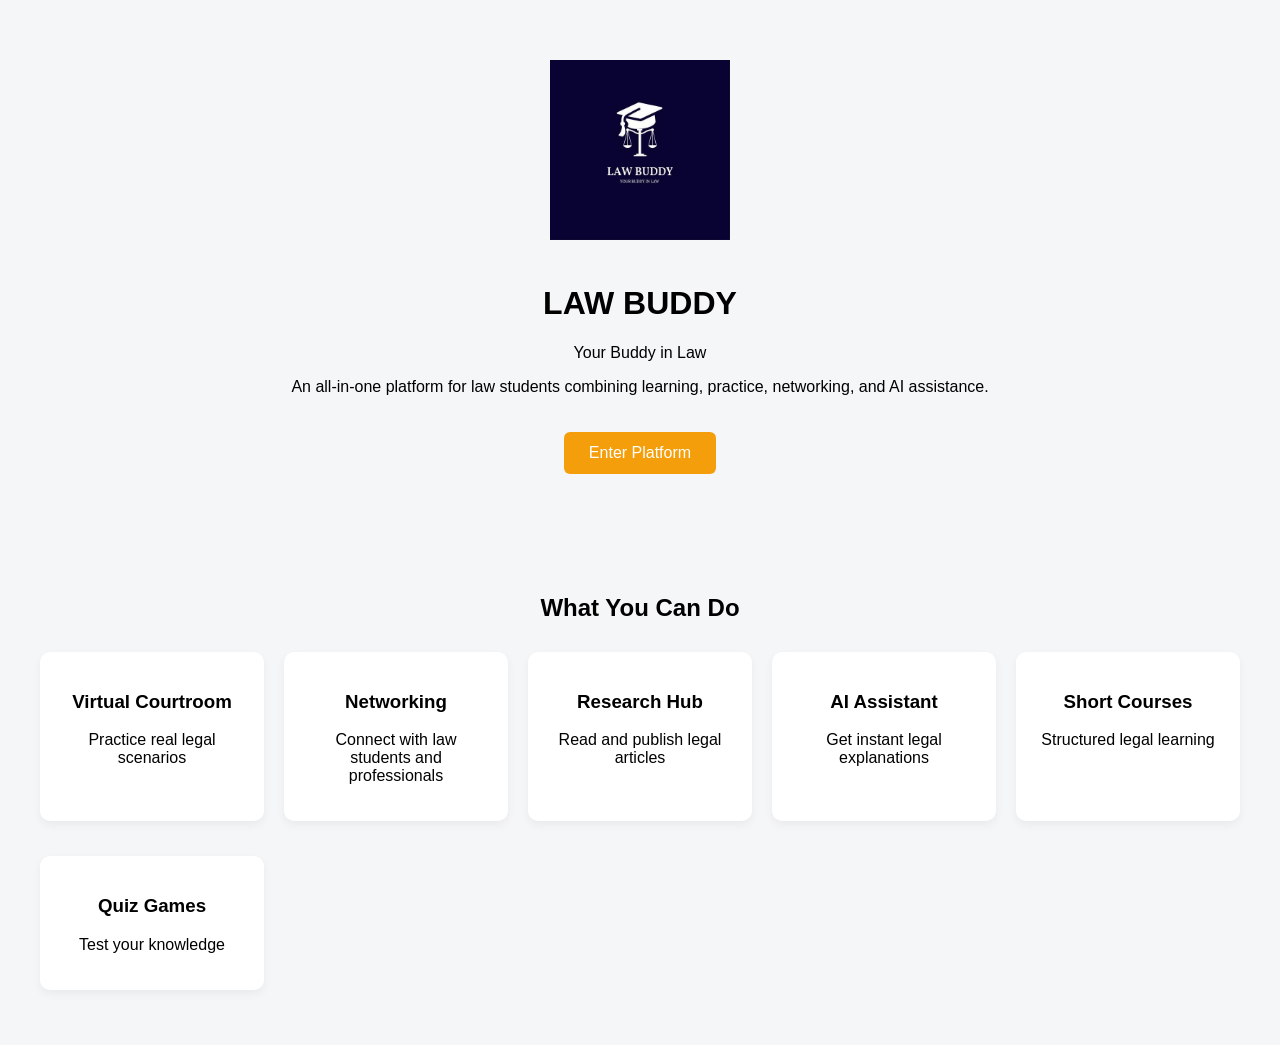
<file: index.html>
<!DOCTYPE html>
<html>
<head>
<meta charset="UTF-8">
<meta name="viewport" content="width=device-width, initial-scale=1.0">

<title>Law Buddy</title>

<link rel="stylesheet" href="css/style.css">

<style>
.hero {
text-align: center;
padding: 60px 20px;
}

.hero img {
width: 180px;
margin-bottom: 20px;
}

.button {
display: inline-block;
background: #f59e0b;
color: white;
padding: 12px 25px;
text-decoration: none;
border-radius: 6px;
margin-top: 20px;
}
</style>

</head>

<body>

<!-- LOGO -->
<div class="hero">
<img src="assets/images/logo.jpeg" alt="Law Buddy Logo">

<h1>LAW BUDDY</h1>
<p>Your Buddy in Law</p>

<p>
An all-in-one platform for law students combining learning,
practice, networking, and AI assistance.
</p>

<a class="button" href="dashboard.html">Enter Platform</a>
</div>

<!-- FEATURES -->
<section class="features">

<h2>What You Can Do</h2>

<div class="grid">

<div class="card">
<h3>Virtual Courtroom</h3>
<p>Practice real legal scenarios</p>
</div>

<div class="card">
<h3>Networking</h3>
<p>Connect with law students and professionals</p>
</div>

<div class="card">
<h3>Research Hub</h3>
<p>Read and publish legal articles</p>
</div>

<div class="card">
<h3>AI Assistant</h3>
<p>Get instant legal explanations</p>
</div>

<div class="card">
<h3>Short Courses</h3>
<p>Structured legal learning</p>
</div>

<div class="card">
<h3>Quiz Games</h3>
<p>Test your knowledge</p>
</div>

</div>

</section>

</body>
</html>
</file>
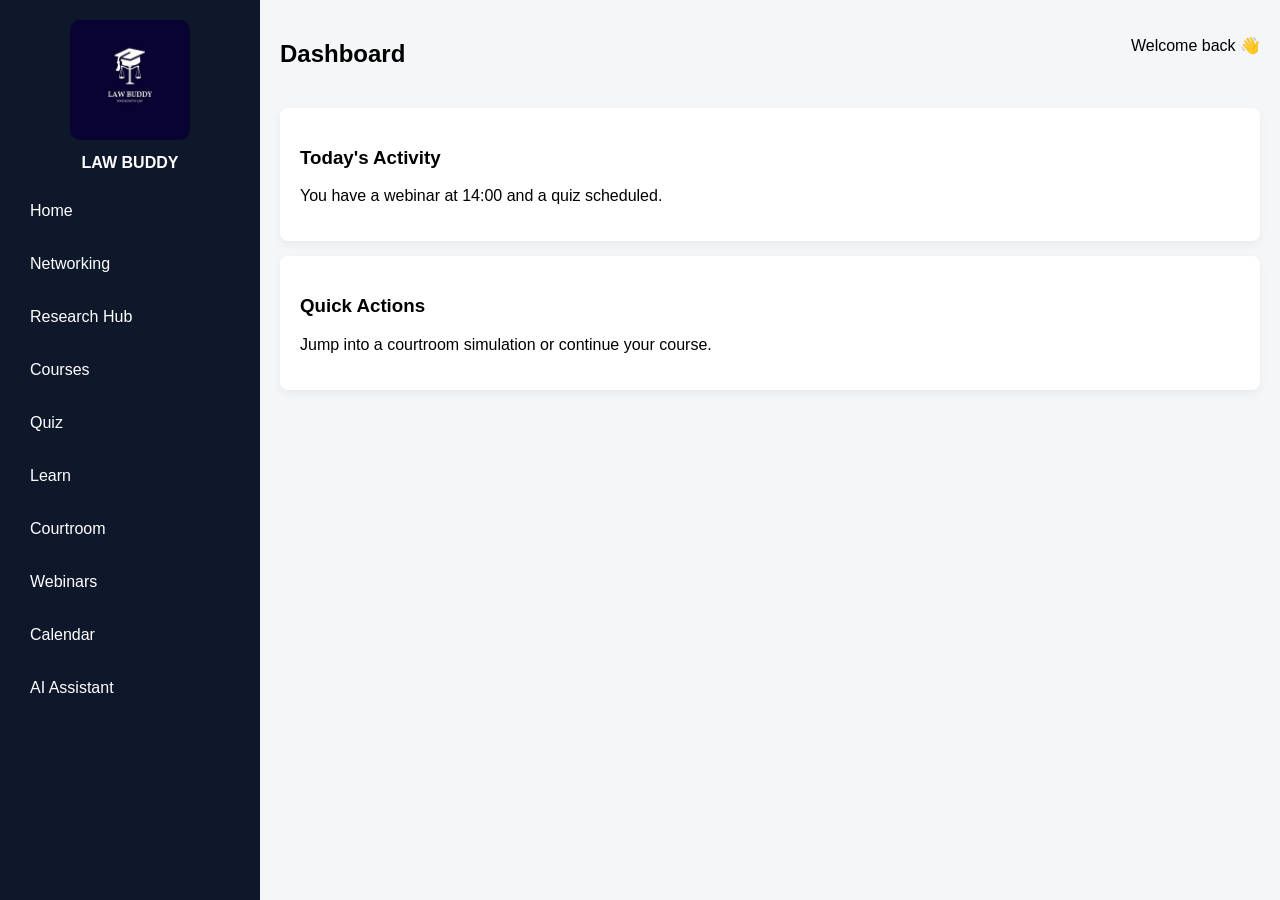
<file: dashboard.html>
<!DOCTYPE html>
<html>
<head>

<meta name="viewport" content="width=device-width, initial-scale=1.0"> 
    
<title>Dashboard</title>
<link rel="stylesheet" href="css/style.css">

<style>
.container {
display: flex;
height: 100vh;
}

.sidebar {
width: 220px;
background: #0f172a;
color: white;
padding: 20px;
}

.sidebar h2 {
margin-bottom: 30px;
}

.sidebar a {
display: block;
color: white;
text-decoration: none;
margin: 15px 0;
}

.main {
flex: 1;
padding: 20px;
background: #f4f6f8;
}

.topbar {
display: flex;
justify-content: space-between;
margin-bottom: 20px;
}

.card {
background: white;
padding: 20px;
border-radius: 8px;
margin-bottom: 15px;
}
</style>

</head>

<body>

<div class="container">

<div class="sidebar">
<div style="text-align:center; margin-bottom:20px;">
    <img src="../assets/images/logo.jpeg" alt="Law Buddy Logo" style="width:120px;">
    <p style="margin-top:10px; font-weight:bold;">LAW BUDDY</p>
</div>

<a href="#">Home</a>
<a href="pages/networking.html">Networking</a>
<a href="pages/research.html">Research Hub</a>
<a href="pages/courses.html">Courses</a>
<a href="pages/quiz.html">Quiz</a>
<a href="pages/learn.html">Learn</a>
<a href="pages/courtroom.html">Courtroom</a>
<a href="pages/webinars.html">Webinars</a>
<a href="pages/calendar.html">Calendar</a>
<a href="pages/ai.html">AI Assistant</a>

</div>

<div class="main">

<div class="topbar">
<h2>Dashboard</h2>
<p>Welcome back 👋</p>
</div>

<div class="card">
<h3>Today's Activity</h3>
<p>You have a webinar at 14:00 and a quiz scheduled.</p>
</div>

<div class="card">
<h3>Quick Actions</h3>
<p>Jump into a courtroom simulation or continue your course.</p>
</div>

</div>

</div>

</body>
</html>
</file>
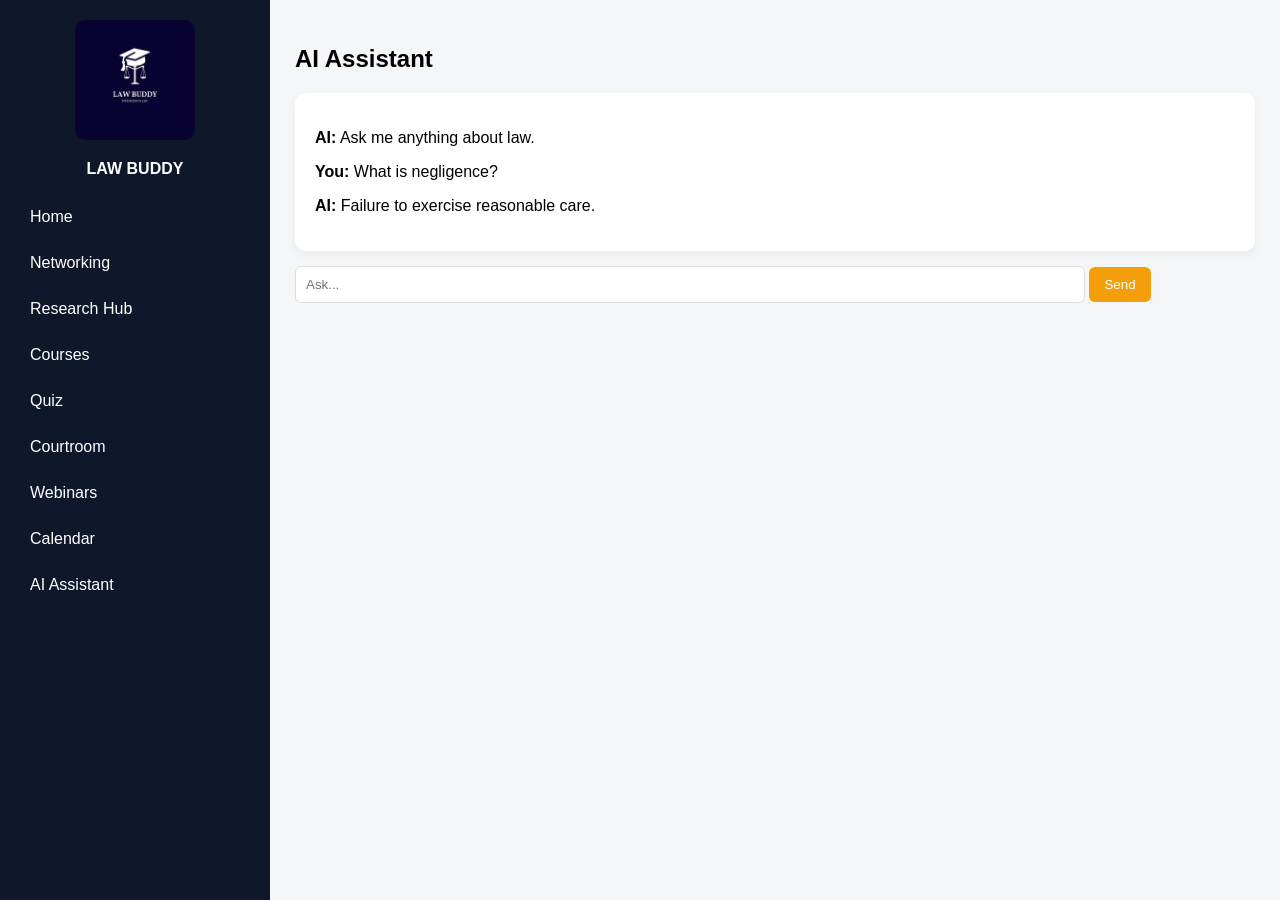
<file: pages/ai.html>
<!DOCTYPE html>
<html>
<head>

<meta name="viewport" content="width=device-width, initial-scale=1.0">
    
<title>AI Assistant</title>
<link rel="stylesheet" href="../css/style.css">
</head>

<body>

<div class="container">

<div class="sidebar">
<div style="text-align:center; margin-bottom:20px;">
<img src="../assets/images/logo.jpeg" style="width:120px;">
<p style="font-weight:bold;">LAW BUDDY</p>
</div>

<a href="../dashboard.html">Home</a>
<a href="networking.html">Networking</a>
<a href="research.html">Research Hub</a>
<a href="courses.html">Courses</a>
<a href="quiz.html">Quiz</a>
<a href="courtroom.html">Courtroom</a>
<a href="webinars.html">Webinars</a>
<a href="calendar.html">Calendar</a>
<a href="ai.html">AI Assistant</a>
</div>

<div class="main">

<h2>AI Assistant</h2>

<div class="card">
<p><strong>AI:</strong> Ask me anything about law.</p>
<p><strong>You:</strong> What is negligence?</p>
<p><strong>AI:</strong> Failure to exercise reasonable care.</p>
</div>

<input type="text" placeholder="Ask..." style="width:80%; padding:10px;">
<button>Send</button>

</div>

</div>

</body>
</html>
</file>
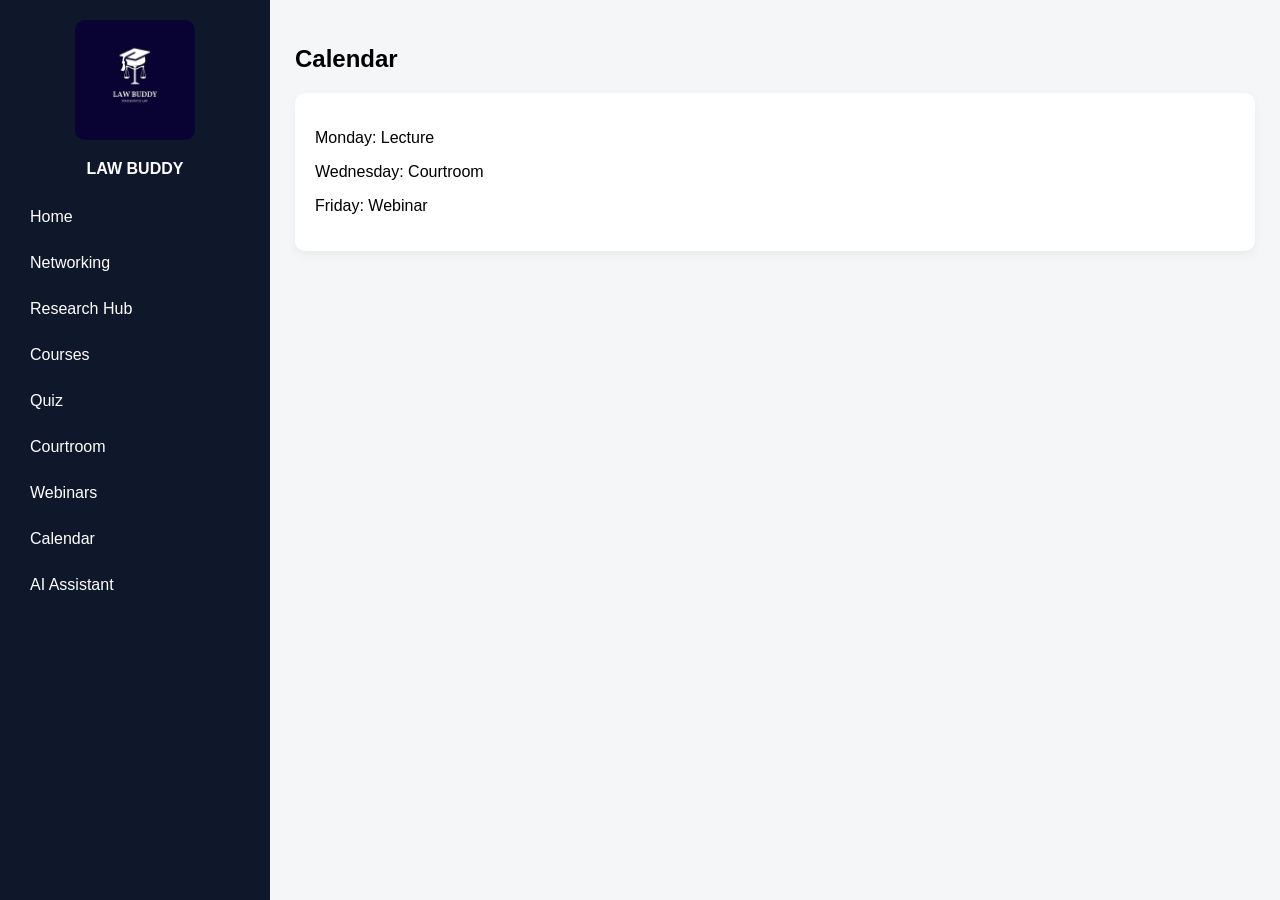
<file: pages/calendar.html>
<!DOCTYPE html>
<html>
<head>

<meta name="viewport" content="width=device-width, initial-scale=1.0"> 
    
<title>Calendar</title>
<link rel="stylesheet" href="../css/style.css">
</head>

<body>

<div class="container">

<div class="sidebar">
<div style="text-align:center; margin-bottom:20px;">
<img src="../assets/images/logo.jpeg" style="width:120px;">
<p style="font-weight:bold;">LAW BUDDY</p>
</div>

<a href="../dashboard.html">Home</a>
<a href="networking.html">Networking</a>
<a href="research.html">Research Hub</a>
<a href="courses.html">Courses</a>
<a href="quiz.html">Quiz</a>
<a href="courtroom.html">Courtroom</a>
<a href="webinars.html">Webinars</a>
<a href="calendar.html">Calendar</a>
<a href="ai.html">AI Assistant</a>
</div>

<div class="main">

<h2>Calendar</h2>

<div class="card">
<p>Monday: Lecture</p>
<p>Wednesday: Courtroom</p>
<p>Friday: Webinar</p>
</div>

</div>

</div>

</body>
</html>
</file>
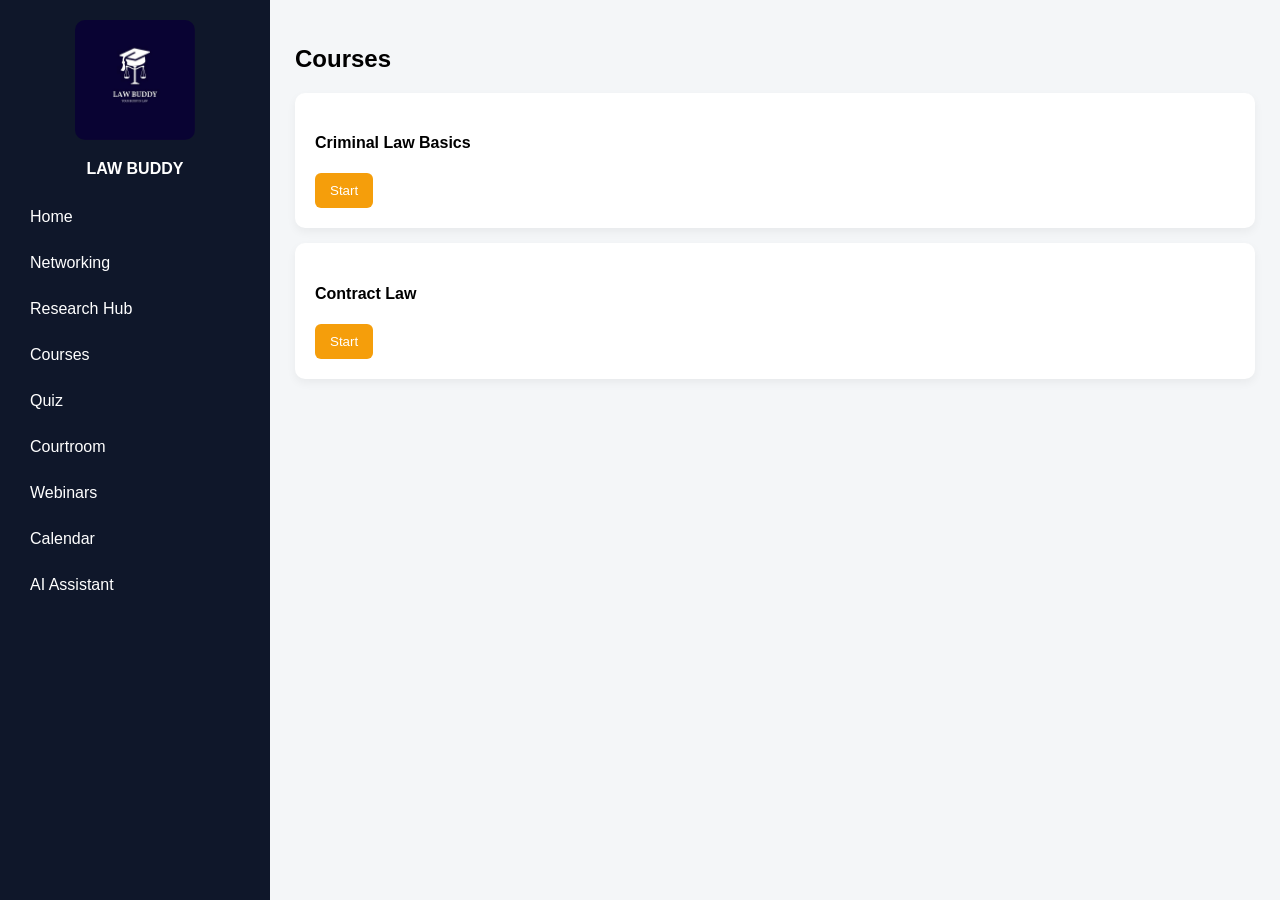
<file: pages/courses.html>
<!DOCTYPE html>
<html>
<head>

<meta name="viewport" content="width=device-width, initial-scale=1.0">

<title>Courses</title>
<link rel="stylesheet" href="../css/style.css">
</head>

<body>

<div class="container">

<div class="sidebar">
<div style="text-align:center; margin-bottom:20px;">
<img src="../assets/images/logo.jpeg" style="width:120px;">
<p style="font-weight:bold;">LAW BUDDY</p>
</div>

<a href="../dashboard.html">Home</a>
<a href="networking.html">Networking</a>
<a href="research.html">Research Hub</a>
<a href="courses.html">Courses</a>
<a href="quiz.html">Quiz</a>
<a href="courtroom.html">Courtroom</a>
<a href="webinars.html">Webinars</a>
<a href="calendar.html">Calendar</a>
<a href="ai.html">AI Assistant</a>
</div>

<div class="main">

<h2>Courses</h2>

<div class="card">
<h4>Criminal Law Basics</h4>
<button>Start</button>
</div>

<div class="card">
<h4>Contract Law</h4>
<button>Start</button>
</div>

</div>

</div>

</body>
</html>
</file>
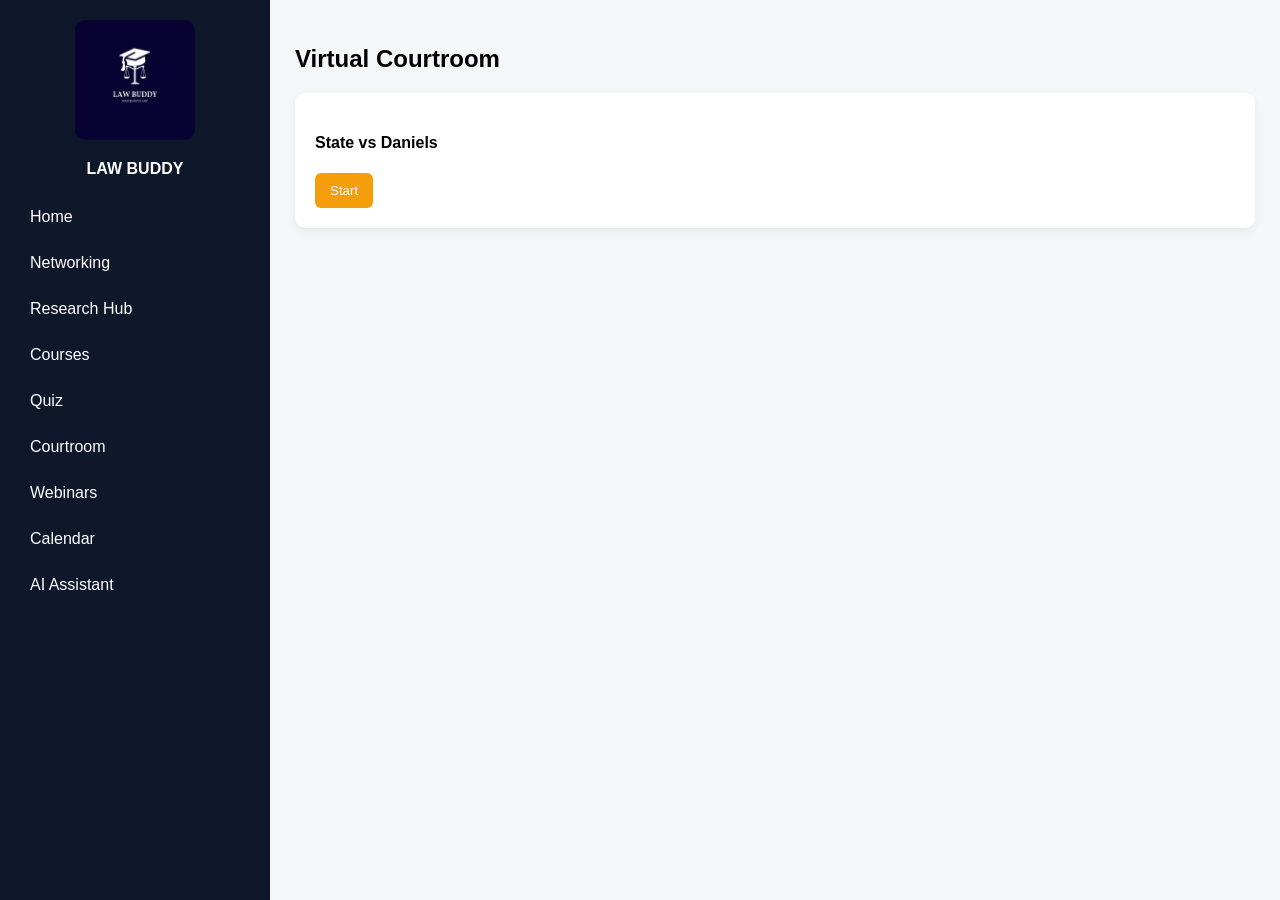
<file: pages/courtroom.html>
<!DOCTYPE html>
<html>
<head>

<meta name="viewport" content="width=device-width, initial-scale=1.0">  
    
<title>Courtroom</title>
<link rel="stylesheet" href="../css/style.css">
</head>

<body>

<div class="container">

<div class="sidebar">
<div style="text-align:center; margin-bottom:20px;">
<img src="../assets/images/logo.jpeg" style="width:120px;">
<p style="font-weight:bold;">LAW BUDDY</p>
</div>

<a href="../dashboard.html">Home</a>
<a href="networking.html">Networking</a>
<a href="research.html">Research Hub</a>
<a href="courses.html">Courses</a>
<a href="quiz.html">Quiz</a>
<a href="courtroom.html">Courtroom</a>
<a href="webinars.html">Webinars</a>
<a href="calendar.html">Calendar</a>
<a href="ai.html">AI Assistant</a>
</div>

<div class="main">

<h2>Virtual Courtroom</h2>

<div class="card">
<h4>State vs Daniels</h4>
<button>Start</button>
</div>

</div>

</div>

</body>
</html>
</file>
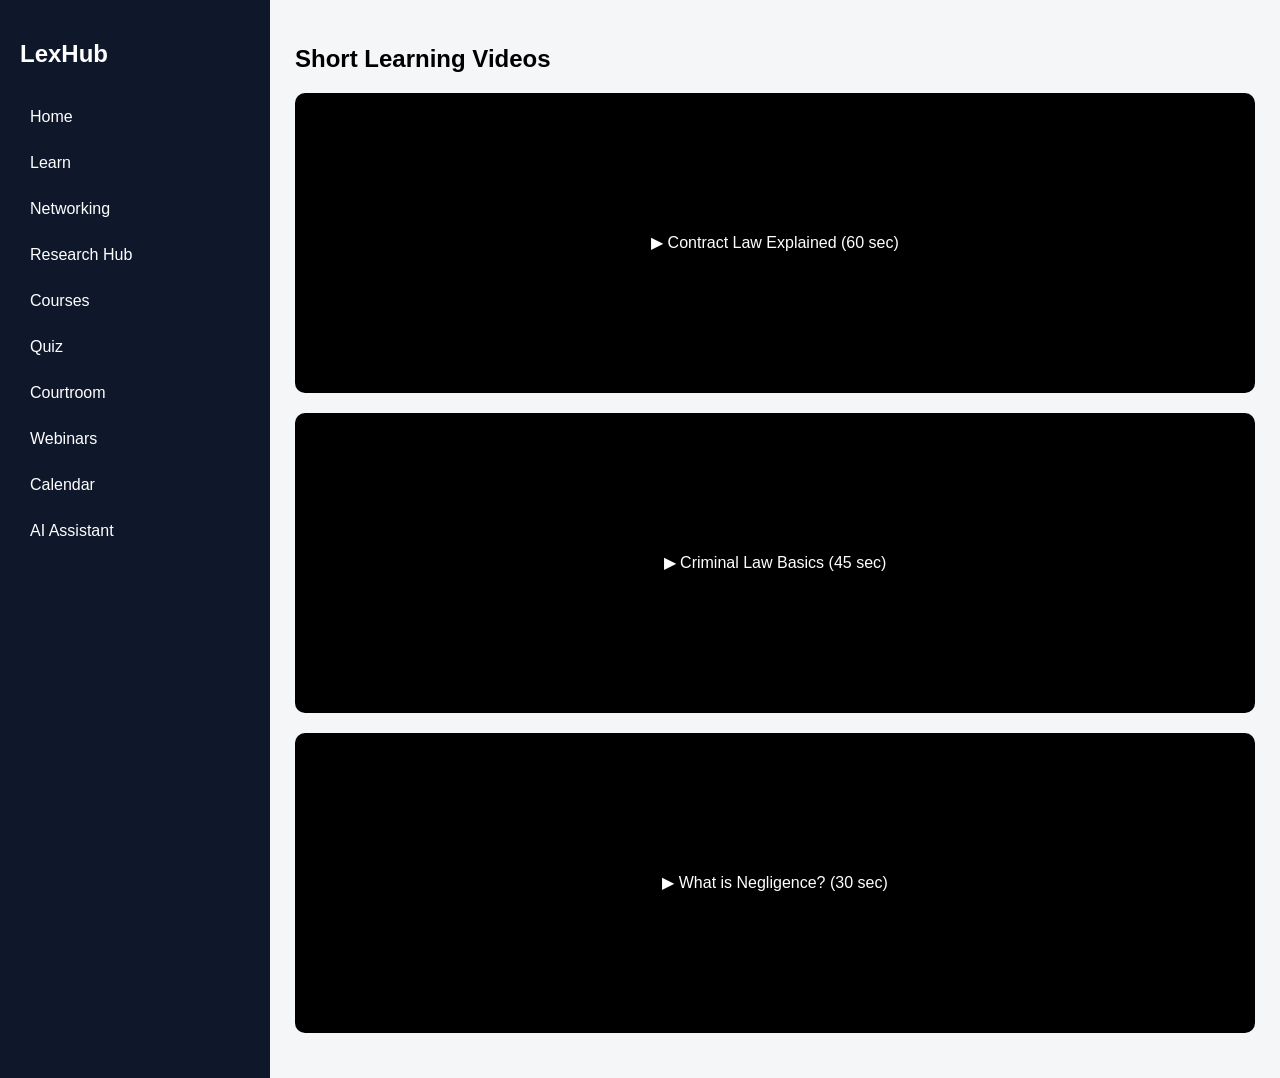
<file: pages/learn.html>
<!DOCTYPE html>
<html>
<head>

<meta name="viewport" content="width=device-width, initial-scale=1.0">

<title>Learn</title>
<link rel="stylesheet" href="../css/style.css">

<style>
.video {
background: black;
color: white;
height: 300px;
display: flex;
align-items: center;
justify-content: center;
border-radius: 10px;
margin-bottom: 20px;
}
</style>

</head>

<body>

<div class="container">

<div class="sidebar">
<h2>LexHub</h2>

<a href="../dashboard.html">Home</a>
<a href="learn.html">Learn</a>
<a href="networking.html">Networking</a>
<a href="research.html">Research Hub</a>
<a href="courses.html">Courses</a>
<a href="quiz.html">Quiz</a>
<a href="courtroom.html">Courtroom</a>
<a href="webinars.html">Webinars</a>
<a href="calendar.html">Calendar</a>
<a href="ai.html">AI Assistant</a>

</div>

<div class="main">

<h2>Short Learning Videos</h2>

<div class="video">
▶ Contract Law Explained (60 sec)
</div>

<div class="video">
▶ Criminal Law Basics (45 sec)
</div>

<div class="video">
▶ What is Negligence? (30 sec)
</div>

</div>

</div>

</body>
</html>
</file>
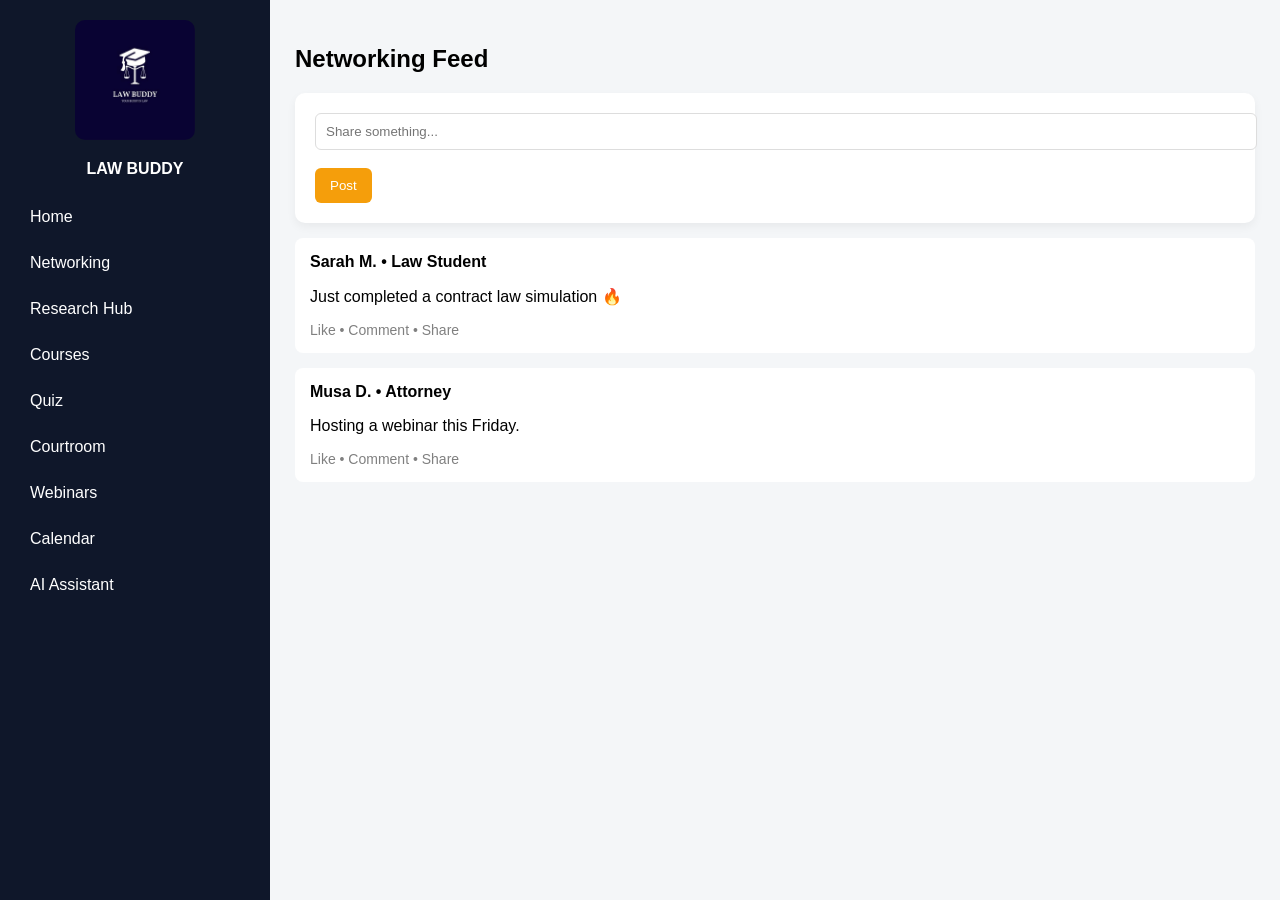
<file: pages/networking.html>
<!DOCTYPE html>
<html>
<head>

<meta name="viewport" content="width=device-width, initial-scale=1.0">

<title>Networking</title>
<link rel="stylesheet" href="../css/style.css">

<style>
.post {
background: white;
padding: 15px;
border-radius: 8px;
margin-bottom: 15px;
}
.post-header {
font-weight: bold;
margin-bottom: 10px;
}
.actions {
margin-top: 10px;
font-size: 14px;
color: gray;
}
</style>
</head>

<body>

<div class="container">

<div class="sidebar">
<div style="text-align:center; margin-bottom:20px;">
<img src="../assets/images/logo.jpeg" style="width:120px;">
<p style="font-weight:bold;">LAW BUDDY</p>
</div>

<a href="../dashboard.html">Home</a>
<a href="networking.html">Networking</a>
<a href="research.html">Research Hub</a>
<a href="courses.html">Courses</a>
<a href="quiz.html">Quiz</a>
<a href="courtroom.html">Courtroom</a>
<a href="webinars.html">Webinars</a>
<a href="calendar.html">Calendar</a>
<a href="ai.html">AI Assistant</a>
</div>

<div class="main">

<h2>Networking Feed</h2>

<div class="card">
<input type="text" placeholder="Share something..." style="width:100%; padding:10px;">
<br><br>
<button>Post</button>
</div>

<div class="post">
<div class="post-header">Sarah M. • Law Student</div>
<p>Just completed a contract law simulation 🔥</p>
<div class="actions">Like • Comment • Share</div>
</div>

<div class="post">
<div class="post-header">Musa D. • Attorney</div>
<p>Hosting a webinar this Friday.</p>
<div class="actions">Like • Comment • Share</div>
</div>

</div>

</div>

</body>
</html>
</file>
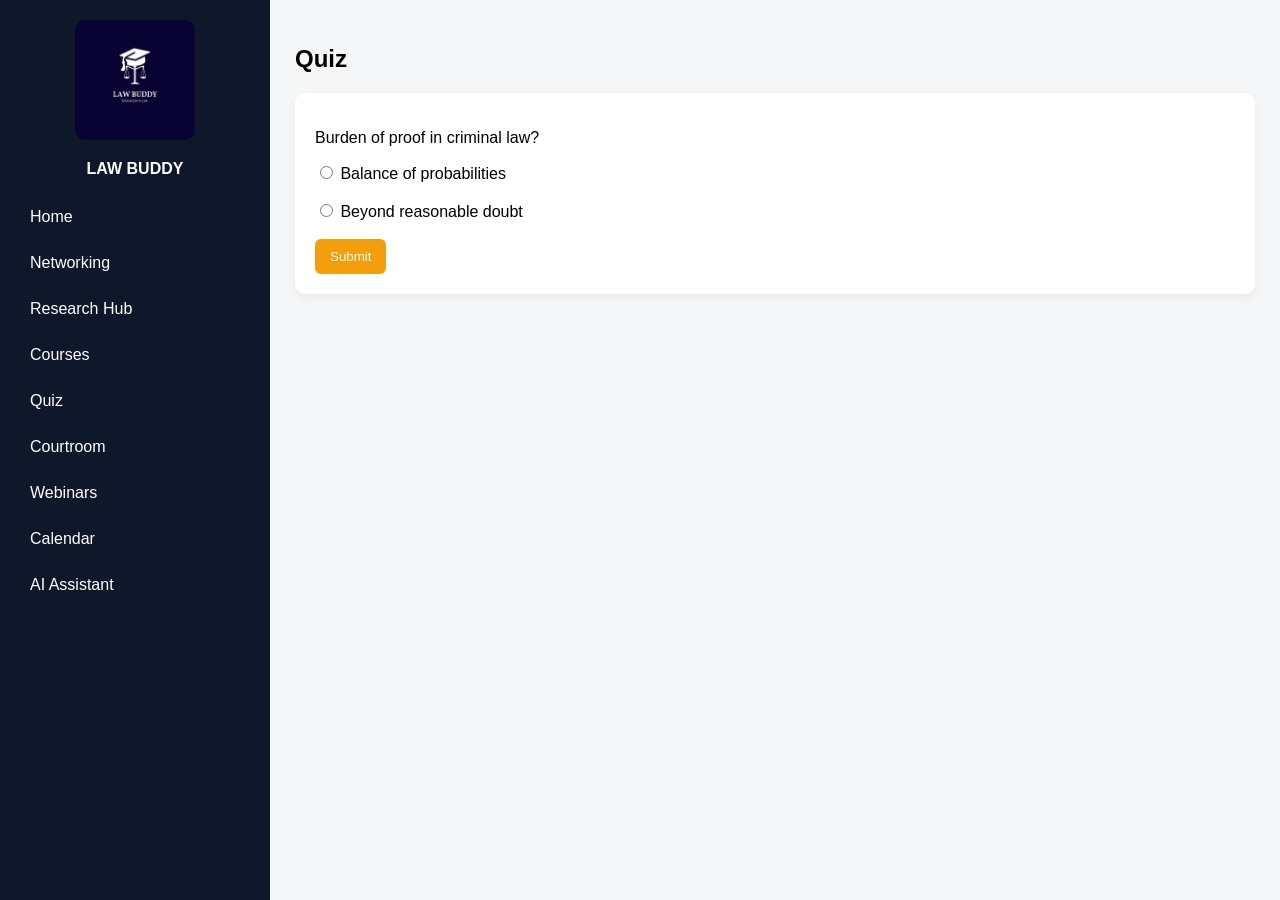
<file: pages/quiz.html>
<!DOCTYPE html>
<html>
<head>

<meta name="viewport" content="width=device-width, initial-scale=1.0">

<title>Quiz</title>
<link rel="stylesheet" href="../css/style.css">
</head>

<body>

<div class="container">

<div class="sidebar">
<div style="text-align:center; margin-bottom:20px;">
<img src="../assets/images/logo.jpeg" style="width:120px;">
<p style="font-weight:bold;">LAW BUDDY</p>
</div>

<a href="../dashboard.html">Home</a>
<a href="networking.html">Networking</a>
<a href="research.html">Research Hub</a>
<a href="courses.html">Courses</a>
<a href="quiz.html">Quiz</a>
<a href="courtroom.html">Courtroom</a>
<a href="webinars.html">Webinars</a>
<a href="calendar.html">Calendar</a>
<a href="ai.html">AI Assistant</a>
</div>

<div class="main">

<h2>Quiz</h2>

<div class="card">
<p>Burden of proof in criminal law?</p>
<label><input type="radio"> Balance of probabilities</label><br><br>
<label><input type="radio"> Beyond reasonable doubt</label><br><br>
<button>Submit</button>
</div>

</div>

</div>

</body>
</html>
</file>
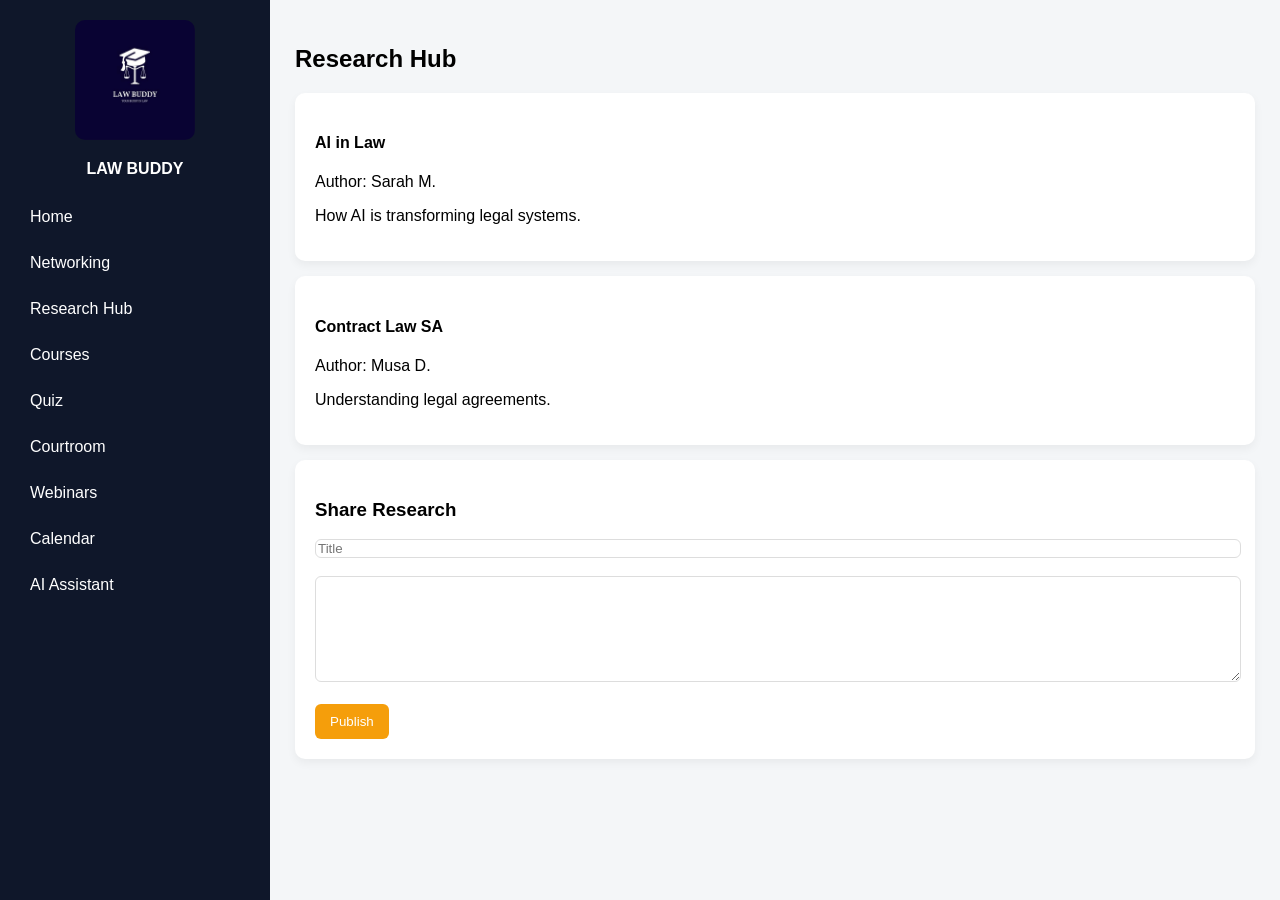
<file: pages/research.html>
<!DOCTYPE html>
<html>
<head>

<meta name="viewport" content="width=device-width, initial-scale=1.0">
    
<title>Research Hub</title>
<link rel="stylesheet" href="../css/style.css">
</head>

<body>

<div class="container">

<div class="sidebar">
<div style="text-align:center; margin-bottom:20px;">
<img src="../assets/images/logo.jpeg" style="width:120px;">
<p style="font-weight:bold;">LAW BUDDY</p>
</div>

<a href="../dashboard.html">Home</a>
<a href="networking.html">Networking</a>
<a href="research.html">Research Hub</a>
<a href="courses.html">Courses</a>
<a href="quiz.html">Quiz</a>
<a href="courtroom.html">Courtroom</a>
<a href="webinars.html">Webinars</a>
<a href="calendar.html">Calendar</a>
<a href="ai.html">AI Assistant</a>
</div>

<div class="main">

<h2>Research Hub</h2>

<div class="card">
<h4>AI in Law</h4>
<p>Author: Sarah M.</p>
<p>How AI is transforming legal systems.</p>
</div>

<div class="card">
<h4>Contract Law SA</h4>
<p>Author: Musa D.</p>
<p>Understanding legal agreements.</p>
</div>

<div class="card">
<h3>Share Research</h3>
<input type="text" placeholder="Title" style="width:100%;">
<br><br>
<textarea style="width:100%; height:100px;"></textarea>
<br><br>
<button>Publish</button>
</div>

</div>

</div>

</body>
</html>
</file>
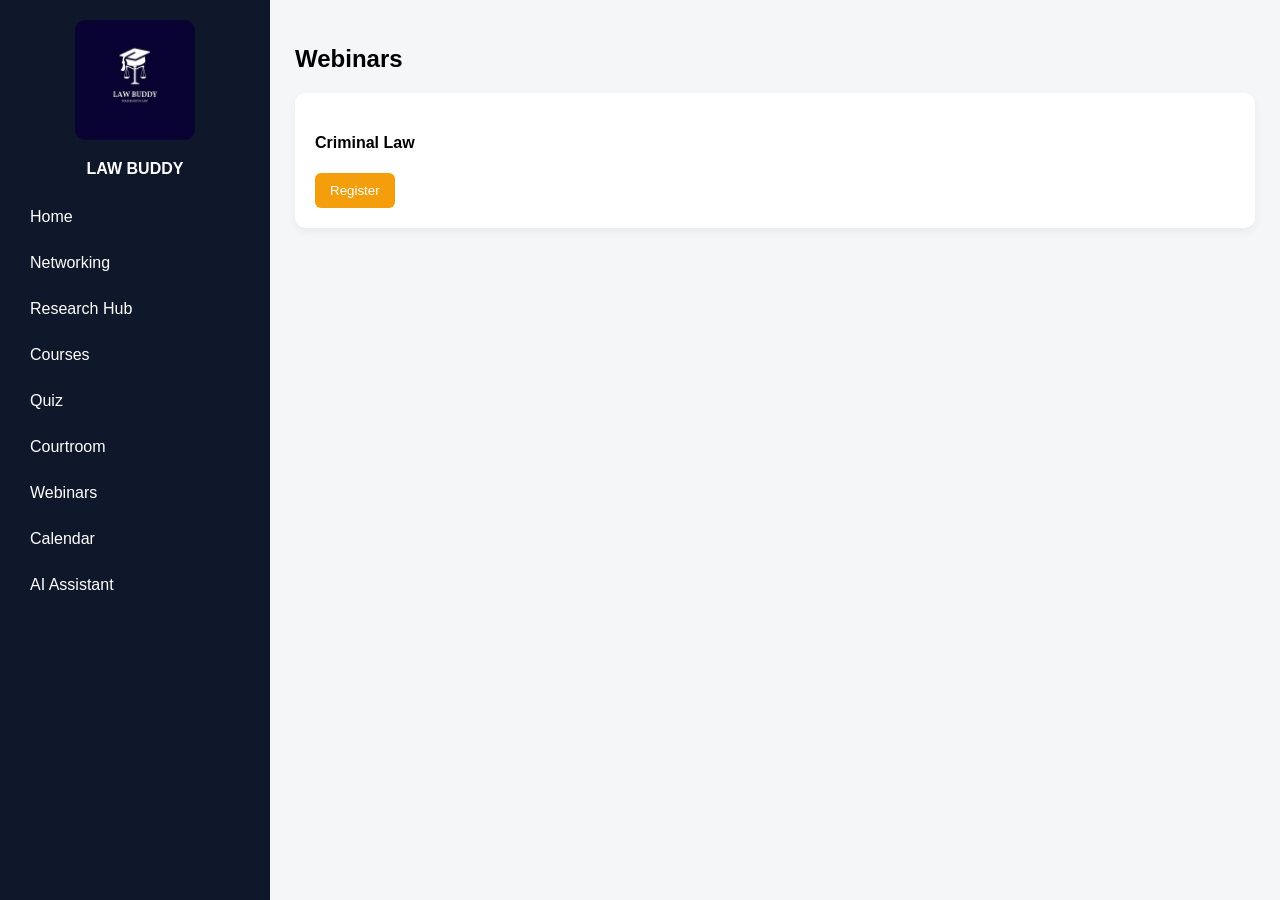
<file: pages/webinars.html>
<!DOCTYPE html>
<html>
<head>

<meta name="viewport" content="width=device-width, initial-scale=1.0">

<title>Webinars</title>
<link rel="stylesheet" href="../css/style.css">
</head>

<body>

<div class="container">

<div class="sidebar">
<div style="text-align:center; margin-bottom:20px;">
<img src="../assets/images/logo.jpeg" style="width:120px;">
<p style="font-weight:bold;">LAW BUDDY</p>
</div>

<a href="../dashboard.html">Home</a>
<a href="networking.html">Networking</a>
<a href="research.html">Research Hub</a>
<a href="courses.html">Courses</a>
<a href="quiz.html">Quiz</a>
<a href="courtroom.html">Courtroom</a>
<a href="webinars.html">Webinars</a>
<a href="calendar.html">Calendar</a>
<a href="ai.html">AI Assistant</a>
</div>

<div class="main">

<h2>Webinars</h2>

<div class="card">
<h4>Criminal Law</h4>
<button>Register</button>
</div>

</div>

</div>

</body>
</html>
</file>
<file: css/style.css>
body{
font-family: Arial, sans-serif;
margin:0;
background:#f4f6f8;
}

header{
display:flex;
justify-content:space-between;
align-items:center;
padding:20px;
background:#0f172a;
color:white;
}

nav a{
color:white;
text-decoration:none;
font-weight:bold;
}

.hero{
text-align:center;
padding:80px 20px;
}

.button{
display:inline-block;
background:#f59e0b;
color:white;
padding:12px 25px;
text-decoration:none;
border-radius:6px;
margin-top:20px;
}

.features{
padding:40px;
text-align:center;
}

.grid{
display:grid;
grid-template-columns:repeat(auto-fit,minmax(200px,1fr));
gap:20px;
margin-top:30px;
}

.card{
background:white;
padding:20px;
border-radius:8px;
box-shadow:0 2px 6px rgba(0,0,0,0.1);
}

/* Layout */
.container {
display: flex;
min-height: 100vh;
}

.sidebar {
width: 230px;
background: #0f172a;
color: white;
padding: 20px;
}

.sidebar h2 {
margin-bottom: 30px;
}

.sidebar a {
display: block;
padding: 10px;
margin-bottom: 8px;
color: white;
text-decoration: none;
border-radius: 6px;
}

.sidebar a:hover {
background: #1e293b;
}

.main {
flex: 1;
padding: 25px;
background: #f4f6f8;
}

/* Cards */
.card {
background: white;
padding: 20px;
border-radius: 10px;
margin-bottom: 15px;
box-shadow: 0 4px 10px rgba(0,0,0,0.05);
}

/* Buttons */
button {
background: #f59e0b;
color: white;
border: none;
padding: 10px 15px;
border-radius: 6px;
cursor: pointer;
}

button:hover {
opacity: 0.9;
}

/* Inputs */
input, textarea {
border: 1px solid #ddd;
border-radius: 6px;
}

.sidebar img {
border-radius: 10px;
}

/* MOBILE RESPONSIVE */
@media (max-width: 768px) {

.container {
flex-direction: column;
}

.sidebar {
width: 100%;
display: flex;
flex-wrap: wrap;
justify-content: center;
padding: 10px;
}

.sidebar a {
margin: 5px;
font-size: 14px;
}

.main {
padding: 15px;
}

}
</file>
